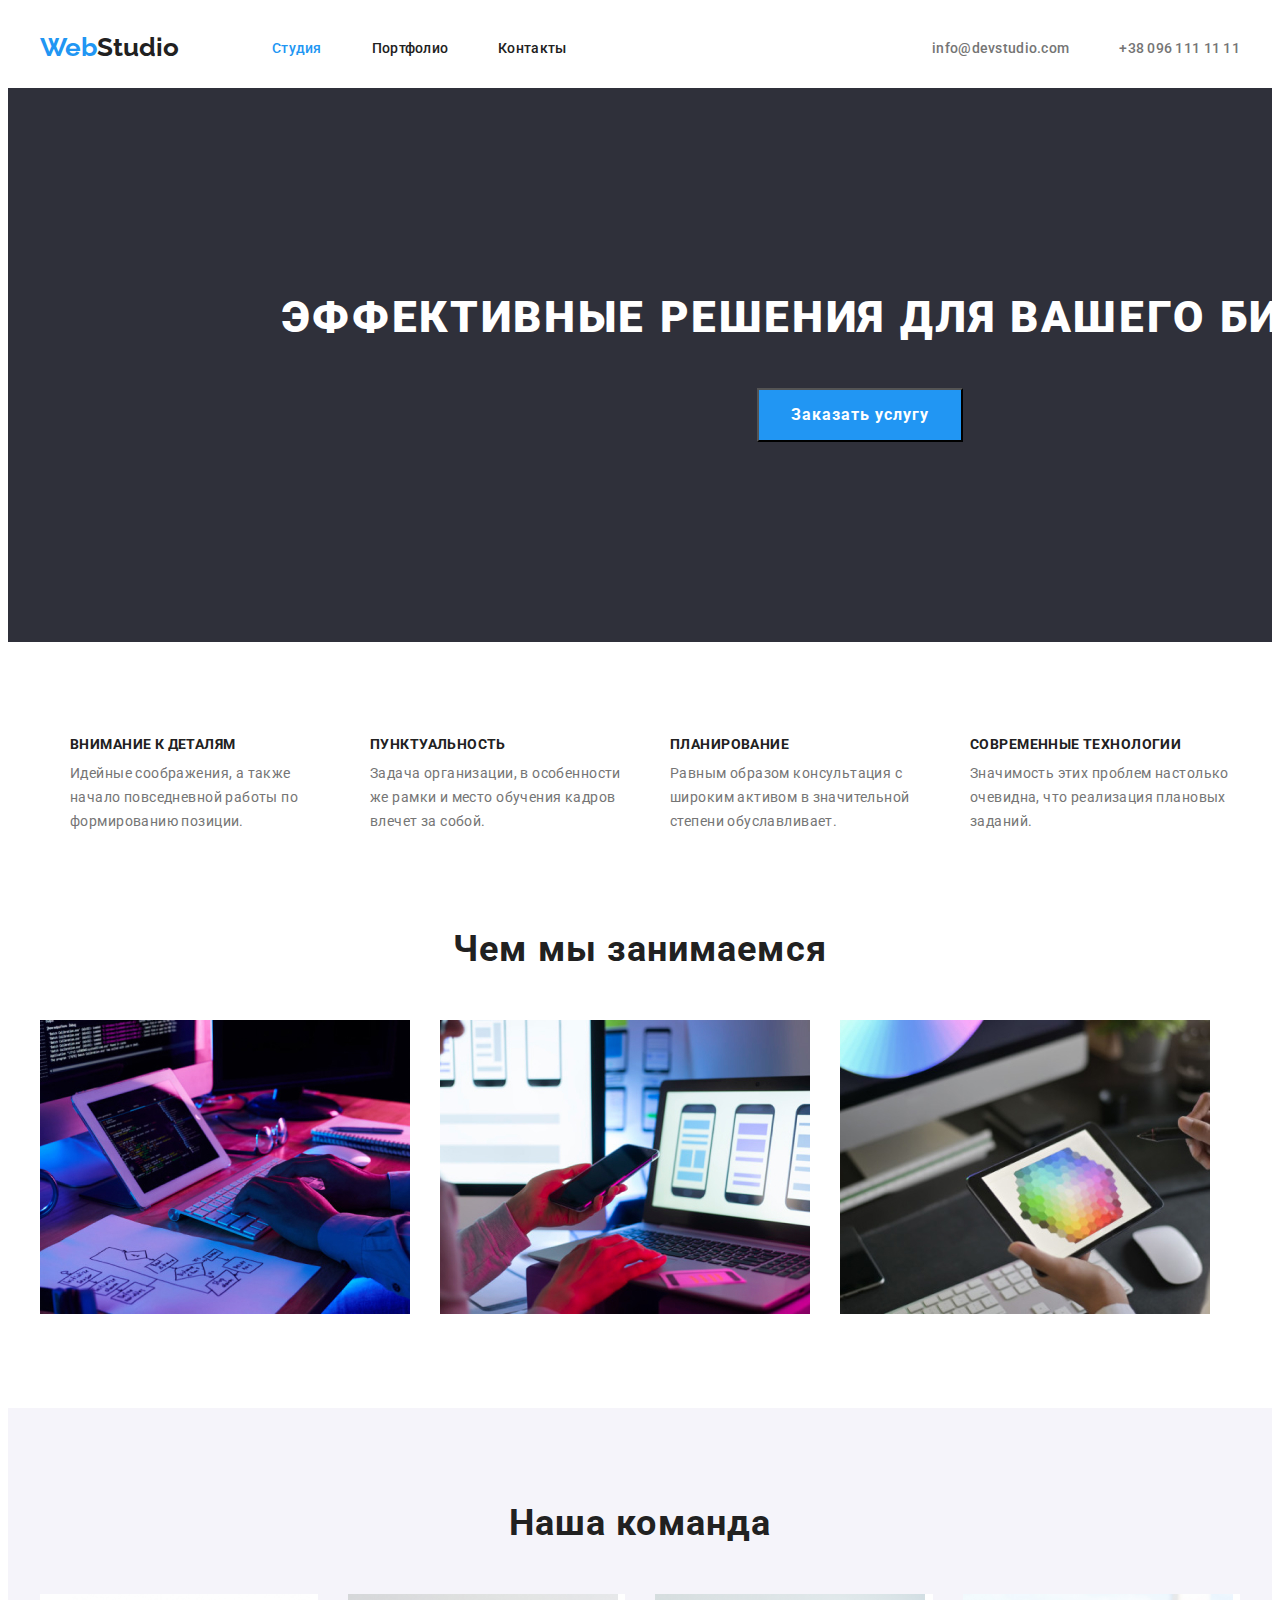
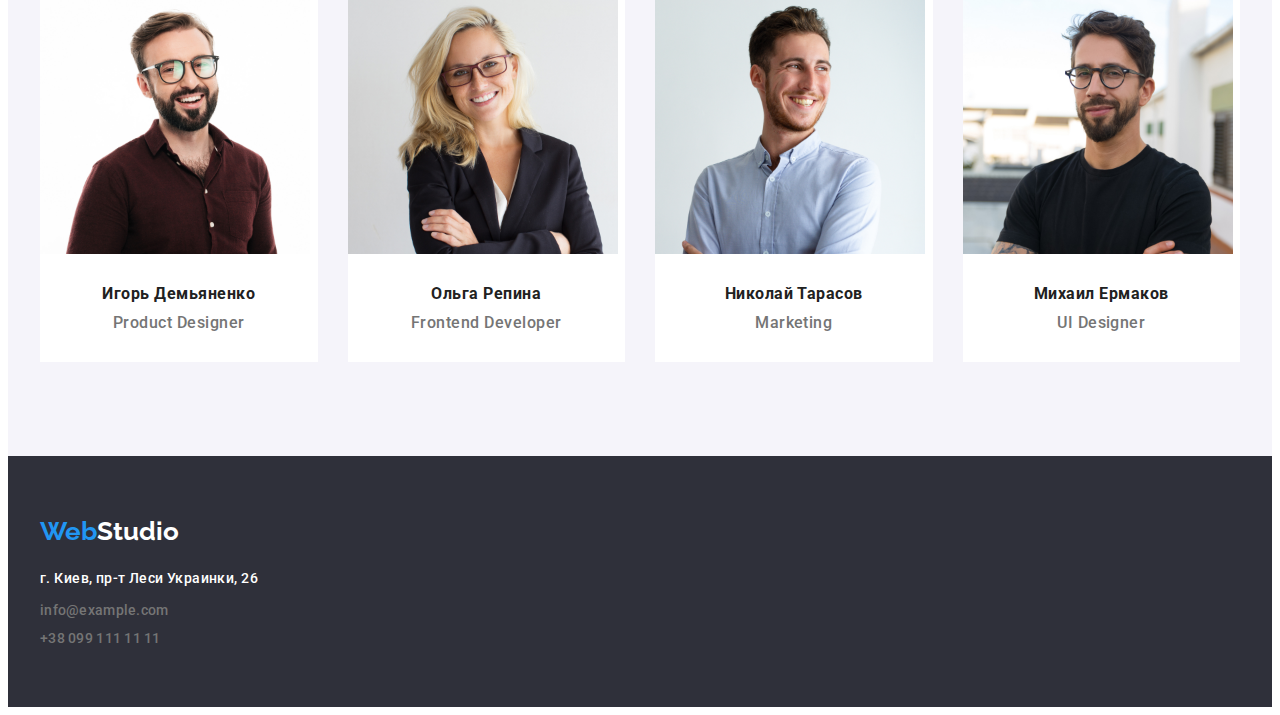
<file: index.html>
<!DOCTYPE html>
<html lang="ru">

<head>
  <meta charset="UTF-8">
  <meta http-equiv="X-UA-Compatible" content="IE=edge">
  <meta name="viewport" content="width=device-width, initial-scale=1.0">
  <title>Веб Студия</title>
  <link rel="preconnect" href="https://fonts.gstatic.com">
  <link 
      href="https://fonts.googleapis.com/css2?family=Raleway:wght@700&family=Roboto:wght@400;500;700;900&display=swap" 
      rel="stylesheet">
  <link rel="stylesheet" href="https://cdnjs.cloudflare.com/ajax/libs/modern-normalize/1.0.0/modern-normalize.min.css"
      integrity="sha512-ISS7cAi1PEhQ8jnbJpJZMd29NlhNj4AWYyLOSp2CE/CsHxTCu+r+t0D2yoJudVrd0/8fTVPUVDzY5Tvli75u/g=="
      crossorigin="anonymous" />
  <link rel="stylesheet" href="./css/styles.css">
</head>

<body>
  <header class="header">
    <div class="container">
    <nav class="nav-header">
      <a class="header-logo link" lang="en" href="index.html"> <span class="logo-first-part">Web</span>Studio</a>
      <ul class="navigation-list list">
        <li class="navigation-list-item">
          <a class="navigation-link link active" href="index.html">Cтудия</a>
        </li>
        <li class="navigation-list-item">
          <a class="navigation-link link" href="portfolio.html">Портфолио</a>
        </li>
        <li class="navigation-list-item">
          <a class="navigation-link link" href="">Контакты</a>
        </li>
      </ul>
    </nav>
    <ul class="contact-list list">
      <li>
        <a class="contact link mail" lang="en" href="mailto:info@devstudio.com" target="_blank">info@devstudio.com</a>
      </li>
      <li>
        <a class="contact link" href="tel:+380961111111">+38 096 111 11 11</a>
      </li>
    </ul>
  </div>
  </header>
  <main>
    <!--HERO-->
    <section class="first-section hero">
      <div class="container">
      <h1 class="hero-title">Эффективные решения для вашего бизнеса</h1>
        <button class="modal-btn" type="button">Заказать услугу</button>
    </div>
    </section>
<!-- ADVANTAGES -->
<section class="adv-section">
  <h2 class="visually-hidden">Преимущества</h2>
  <div class="container">
  <ul class="list">
    <li class="adv-list-item">
      <h3 class="adv-list-title">Внимание к деталям</h3>
      <p class="description">Идейные соображения, а также начало повседневной работы по формированию позиции.</p>
    </li>
    <li class="adv-list-item">
      <h3 class="adv-list-title">Пунктуальность</h3>
      <p class="description">Задача организации, в особенности же рамки и место обучения кадров влечет за собой.</p>
    </li>
    <li class="adv-list-item">
      <h3 class="adv-list-title">Планирование</h3>
      <p class="description">Равным образом консультация с широким активом в значительной степени обуславливает.</p>
    </li>
    <li class="adv-list-item">
      <h3 class="adv-list-title">Современные технологии</h3>
      <p class="description">Значимость этих проблем настолько очевидна, что реализация плановых заданий.</p>
    </li>
  </ul>
</div>
</section>
    <!-- PORTFOLIO -->
    <section class="portfolio">
      <h2 class="portfolio-title">Чем мы занимаемся</h2>
      <div class="container">
      <ul class="portfolio-list list">
        <li>
          <img class="portfolio-img" src="./images/whatwedo/design.jpg" alt="дизайн" width="370">
        </li>
        <li>
          <img class="portfolio-img" src="./images/whatwedo/project.jpg" alt="проектирование" width="370">
        </li>
        <li>
          <img class="portfolio-img" src="./images/whatwedo/draw.jpg" alt="рисование" width="370">
        </li>
      </ul>
      </div>
    </section>
    <!-- TEAM -->
    <section class="team">
      <h2 class="team-title">Наша команда</h2>
      <div class="container">
      <ul class="team-list list">
        <li class="team-list-item">
          <a class="link" href="">
            <img src="./images/team/Igor.jpg" alt="Игорь Демьяненко" width="270" height="260">
            <div class="team-description">
            <h3 class="name">Игорь Демьяненко</h3>
            <p class="post" lang="en">Product Designer</p>
          </div>
        </a>
        </li>
        <li class="team-list-item">
          <a class="link" href="">
            <img src="./images/team/Olga.jpg" alt="Ольга Репина" width="270" height="260">
            <div class="team-description">
            <h3 class="name">Ольга Репина</h3>
            <p class="post" lang="en">Frontend Developer</p>
          </div>
        </a>
        </li>
        <li class="team-list-item">
          <a class="link" href="">
            <img src="./images/team/Nikolay.jpg" alt="Николай Тарасов" width="270" height="260">
            <div class="team-description">
            <h3 class="name">Николай Тарасов</h3>
            <p class="post" lang="en">Marketing</p>
          </div>
        </a>
        </li>
        <li class="team-list-item">
          <a class="link" href="">
            <img  src="./images/team/Michail.jpg" alt="Михаил Ермаков" width="270" height="260">
            <div class="team-description">
            <h3 class="name">Михаил Ермаков</h3>
            <p class="post" lang="en">UI Designer</p>
          </div>
        </a>
        </li>
      </ul>
      </div>
    </section>
  </main>
  <footer class="bottom">
    <div class="container">
    <a class="footer-logo link" href="/"> <span class="logo-first-part">Web</span>Studio</a>
    <address class="address">
      <ul class="footer-list list">
      <li class="footer-list-item" ><a class="contact maps link" href="https://goo.gl/maps/WF6fKsNc4nJzgyeZ7" target="_blank" rel="noopener noreferrer">г. Киев, пр-т Леси Украинки, 26</a></li>
        <li class="footer-list-item">
          <a class="contact link" lang="en" href="mailto:info@example.com" target="_blank">info@example.com</a>
        </li>
        <li class="footer-list-item">
          <a class="contact link" href="tel:+380991111111">+38 099 111 11 11</a>
        </li>
      </ul>
    </address>
    </div>
  </footer>
</body>
</html>
</file>
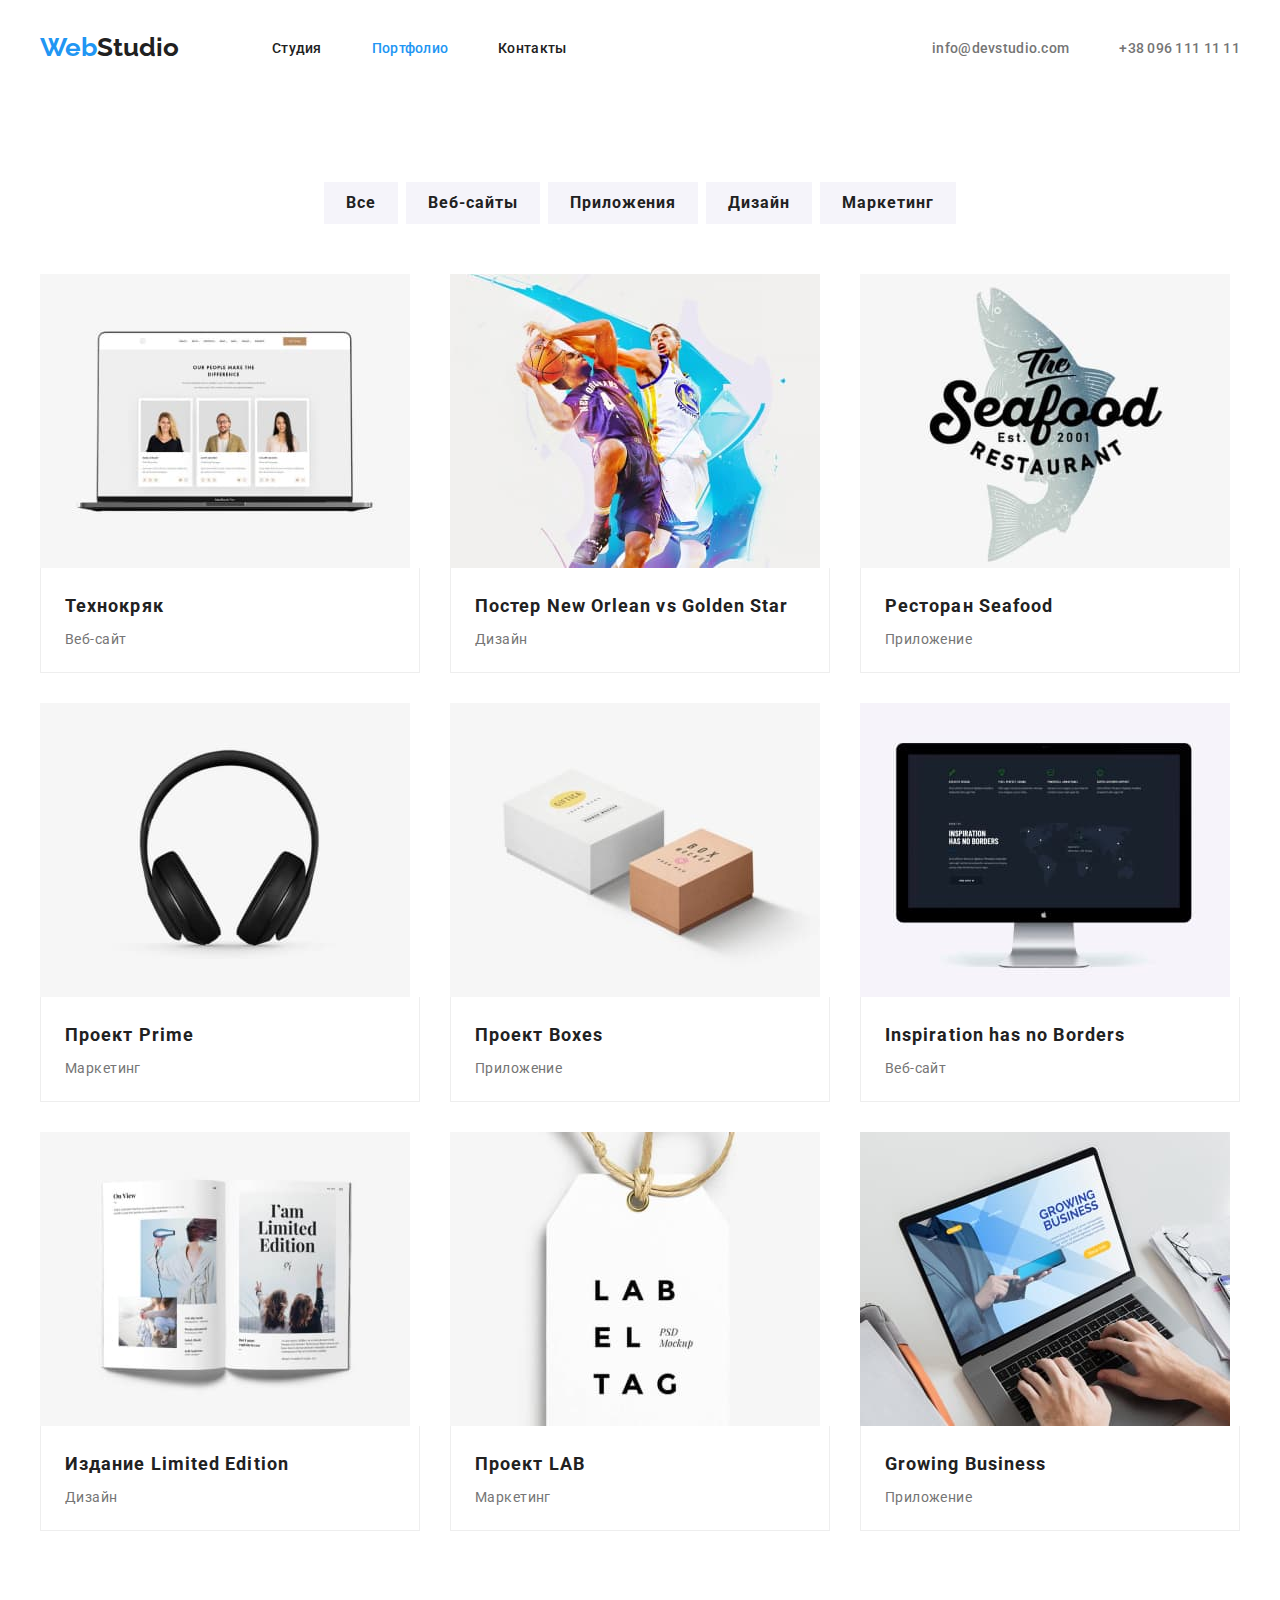
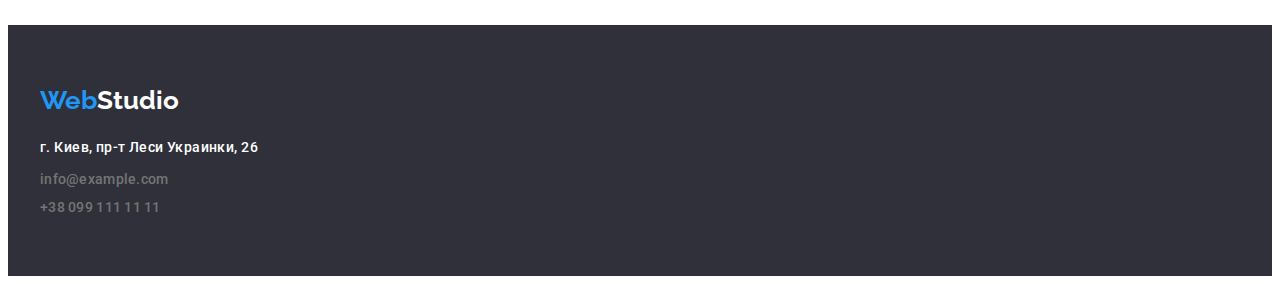
<file: portfolio.html>
<!DOCTYPE html>
<html lang="ru">

<head>
  <meta charset="UTF-8">
  <meta http-equiv="X-UA-Compatible" content="IE=edge">
  <meta name="viewport" content="width=device-width, initial-scale=1.0">
  <title>Портфолио</title>
  <link rel="preconnect" href="https://fonts.gstatic.com">
  <link 
      href="https://fonts.googleapis.com/css2?family=Raleway:wght@700&family=Roboto:wght@400;500;700;900&display=swap" 
      rel="stylesheet">
  <link rel="stylesheet" href="https://cdnjs.cloudflare.com/ajax/libs/modern-normalize/1.0.0/modern-normalize.min.css"
      integrity="sha512-ISS7cAi1PEhQ8jnbJpJZMd29NlhNj4AWYyLOSp2CE/CsHxTCu+r+t0D2yoJudVrd0/8fTVPUVDzY5Tvli75u/g=="
      crossorigin="anonymous" />
  <link rel="stylesheet" href="./css/styles.css">
</head>

<body>
  <header class="header">
    <div class="container">
    <nav class="nav-header">
      <a class="header-logo link" lang="en" href="index.html"> <span class="logo-first-part">Web</span>Studio</a>
      <ul class="navigation-list list">
        <li class="navigation-list-item">
          <a class="navigation-link link" href="index.html">Cтудия</a>
        </li>
        <li class="navigation-list-item">
          <a class="navigation-link link active" href="portfolio.html">Портфолио</a>
        </li>
        <li class="navigation-list-item">
          <a class="navigation-link link" href="">Контакты</a>
        </li>
      </ul>
    </nav>
    <ul class="contact-list list">
      <li>
        <a class="contact link mail" lang="en" href="mailto:info@devstudio.com" target="_blank">info@devstudio.com</a>
      </li>
      <li>
        <a class="contact link" href="tel:+380961111111">+38 096 111 11 11</a>
      </li>
    </ul>
  </div>
  </header>
<main>
  <!-- HERO -->
  <section class="portfolio-hero">
    <div class="container">
    <h1 class="visually-hidden">Кнопки</h1>
      <ul class="portfolio-btn-list list">
        <li class="modal-btn-list-item">
          <button class="modal-btn portfolio-btn" type="button">Все</button>
        </li>
        <li class="modal-btn-list-item">
          <button class="modal-btn portfolio-btn" type="button">Веб-сайты</button>
        </li>
  <li class="modal-btn-list-item">
    <button class="modal-btn portfolio-btn" type="button">Приложения</button>
  </li>
  <li class="modal-btn-list-item">
    <button class="modal-btn portfolio-btn" type="button">Дизайн</button>
  </li>
  <li class="modal-btn-list-item">
    <button class="modal-btn portfolio-btn" type="button">Маркетинг</button>
  </li>
</ul>
  <h2 class="visually-hidden">Портфолио</h2>
  <ul class="projects-list list">
    <li class="project-item">
<a class="link"  href="">
<img src="./images/portfolio/web-site-1.jpg" alt="Веб-сайт Технокряк" width="370" height="294">
<div class="projects-title">
  <h3 class="portfolio-list-title">Технокряк</h3>
  <p class="projects-description description">Веб-сайт</p>
</div>
</a>
</li>
<li class="project-item">
<a class="link" href="" >
<img src="./images/portfolio/design-1.jpg" alt="Постер New Orlean vs Golden Star" width="370" height="294">
<div class="projects-title">
  <h3 class="portfolio-list-title">Постер <span lang="en">New Orlean vs Golden Star</span></h3>
<p class="projects-description description">Дизайн</p>
</div>
</a>
</li>
<li class="project-item">
<a class="link" href="">
<img src="./images/portfolio/app-1.jpg" alt="Ресторан Seafood" width="370" height="294">
<div class="projects-title">
  <h3 class="portfolio-list-title">Ресторан <span lang="en">Seafood</span></h3>
<p class="projects-description description">Приложение</p>
</div>
</a>
    </li>
    <li class="project-item">
<a class="link" href="">
<img src="./images/portfolio/marketing-1.jpg" alt="Проект Prime" width="370" height="294">
<div class="projects-title">
  <h3 class="portfolio-list-title">Проект <span lang="en">Prime</span></h3>
<p class="projects-description description">Маркетинг</p>
</div>
</a>
    </li>
    <li class="project-item">
<a class="link" href="">
<img src="./images/portfolio/app-2.jpg" alt="Проект Boxes" width="370" height="294">
<div class="projects-title">
<h3 class="portfolio-list-title">Проект <span lang="en">Boxes</span></h3>
<p class="projects-description description">Приложение</p>
</div>
</a>
    </li>
    <li class="project-item">
<a class="link" href="">
<img src="./images/portfolio/web-site-2.jpg" alt="Inspiration has no Borders" width="370" height="294">
<div class="projects-title">
<h3 class="portfolio-list-title" lang="en">Inspiration has no Borders</h3>
<p class="projects-description description">Веб-сайт</p>
</div>
</a>
    </li>
    <li class="project-item">
<a class="link" href="">
<img src="./images/portfolio/design-2.jpg" alt="Издание Limited Edition" width="370" height="294">
<div class="projects-title">
<h3 class="portfolio-list-title">Издание <span lang="en">Limited Edition</span></h3>
<p class="projects-description description">Дизайн</p>
</div>
</a>
    </li>
    <li class="project-item">
<a class="link" href="">
<img src="./images/portfolio/marketing-2.jpg" alt="Проект LAB" width="370" height="294">
<div class="projects-title">
<h3 class="portfolio-list-title">Проект <span lang="en">LAB</span></h3>
<p class="projects-description description">Маркетинг</p>
</div>
</a>
    </li>
    <li class="project-item">
<a class="link" href="">
<img src="./images/portfolio/app-3.jpg" alt="Growing Business" width="370" height="294">
<div class="projects-title">
<h3 class="portfolio-list-title" lang="en">Growing Business</h3>
<p class="projects-description description">Приложение</p>
</div>
</a>
    </li>
  </ul>
</div>
</section>
</main>
<footer class="bottom">
  <div class="container">
  <a class="footer-logo link" href="/"> <span class="logo-first-part">Web</span>Studio</a>
  <address class="address">
    <ul class="footer-list list">
    <li class="footer-list-item" ><a class="contact maps link" href="https://goo.gl/maps/WF6fKsNc4nJzgyeZ7" target="_blank" rel="noopener noreferrer">г. Киев, пр-т Леси Украинки, 26</a></li>
      <li class="footer-list-item">
        <a class="contact link" lang="en" href="mailto:info@example.com" target="_blank">info@example.com</a>
      </li>
      <li class="footer-list-item">
        <a class="contact link" href="tel:+380991111111">+38 099 111 11 11</a>
      </li>
    </ul>
  </address>
  </div>
</footer>
</body>
</html>
</file>
<file: css/styles.css>
:root {
--main-font:'Roboto', sans-serif;
--secondary-font: 'Raleway', sans-serif;
--accent-color-link:  #2196F3;
--main-font-color: #212121;
--secondary-font-color: #FFFFFF;
--description-font-color: #757575;
--background-color: #2F303A;
--secondary-background-color: #F5F4FA;
}
h1,
h2,
h3,
h4,
h5,
h6,
p {
  margin: 0;
}
ul,
ol {
  margin: 0;
  padding: 0; 
}
img {
  display: block;
}
.link {
  text-decoration: none;
}
.list {
list-style: none;
}
.address {
  font-style: normal;
}
body {
  font-family: var(--main-font);
  color: var(--secondary-font-color);
  font-weight: 500;
}
.visually-hidden {
  position: absolute !important;
  clip: rect(1px 1px 1px 1px); /* IE6, IE7 */
  clip: rect(1px, 1px, 1px, 1px);
  padding: 0 !important;
  border: 0 !important;
  height: 1px !important;
  width: 1px !important;
  overflow: hidden;
}
/* ====ITEMS==== */
.header {
  padding-top: 24px;
  padding-bottom: 25px;
}
.header-logo {
  font-family: var(--secondary-font);
  font-weight: 700;
  font-size: 26px;
  line-height: 1.19;
  color: var(--main-font-color);
}
.logo-first-part {
  color: var(--accent-color-link);
}
.header-logo {
  margin-right: 93px;
}
.nav-header {
  display: flex;
  align-items: center;
}
.navigation-list {
  display: flex;
  align-items: center;
}
.navigation-list-item:not(:last-child) {
margin-right: 50px;
}
.contact-list {
  display: flex;
  align-items: center;
  margin-left: auto;
}
.mail {
  margin-right: 50px;
}
.container {
  width: 1200px;
  margin: 0 auto;
  padding-left: 15px;
  padding-right: 15px;
}
.header .container {
  display: flex;
  align-items: center;
}
.navigation-link,
.contact {
  font-family: var(--main-font);
  font-size: 14px;
  line-height: 1.14;
  letter-spacing: 0.02em;
  color: var(--main-font-color);
}
.navigation-link:hover,
.navigation-link:focus {
  color: var(--accent-color-link);
}
.contact {
  color: var(--description-font-color);
}
.contact:hover,
.contact:focus {
  color: var(--accent-color-link);
}
.modal-btn {
  padding: 10px 32px;
  font-family: var(--main-font);
  font-weight: 700;
  font-size: 16px;
  line-height: 1.88;
  letter-spacing: 0.06em;
  background: var(--accent-color-link);
  cursor: pointer;
  color: var(--secondary-font-color);
  margin-top: 40px;
}
.portfolio-btn {
  display: flex;
  padding:10px 32px;
  margin-top: 0px;
  justify-content: center;
  text-align: center;
  align-items: center;
  color: var(--main-font-color);
  background: var(--secondary-background-color);
}
.portfolio-btn:hover,
.portfolio-btn:focus {
  color: var(--secondary-font-color);
  background: var(--accent-color-link);
}
.active {
  color: var(--accent-color-link);
}
.bottom {
  background: var(--background-color);
}
.maps {
  font-family: var(--main-font);
  font-size: 14px;
  line-height: 1.71;
  letter-spacing: 0.03em;
  color: var(--secondary-font-color);
}
/* ====END ITEMS==== */
/* ====HERO==== */

.first-section {
  background: var(--background-color);
}
.first-section .container {
  padding: 200px 252px;
  text-align: center;
}
.hero-title {
  font-family: var(--main-font);
  font-weight: 900;
  font-size: 44px;
  line-height: 1.36;
  letter-spacing: 0.06em;
  text-transform: uppercase;
  color: var(--secondary-font-color);
}
/*====END HERO==== */

/* ====ADVANTAGES==== */
.adv-section {
  padding-top: 64px;
  padding-bottom: 47px;
}
.adv-list {
  margin-left: -30px;
  margin-top: -30px;
  }
  .adv-list-item {
    flex-basis: calc(100% / 4 - 30px);
    margin-left: 30px;
    margin-top: 30px;
  }
  .list {
  display: flex;
  align-items: center;
  }
.adv-list-title {
  font-family: var(--main-font);
  font-weight: 700;
  font-size: 14px;
  line-height: 16px;
  letter-spacing: 0.03em;
  text-transform: uppercase;
  color: var(--main-font-color);
  margin-bottom: 10px;
}
.description {
  font-family: var(--main-font);
  font-size: 14px;
  font-weight: 400;
  line-height: 1.71;
  letter-spacing: 0.03em;
  color: var(--description-font-color);
}
/* ====END ADVANTAGES==== */
.portfolio-title {
  font-family: var(--main-font);
  font-weight: 700;
  font-size: 36px;
  line-height: 1.17;
  letter-spacing: 0.03em;
  color: var(--main-font-color);
  margin-bottom: 50px;
}
/* ====TEAM==== */
.team {
  background-color: #F5F4FA;
  padding-top: 94px;
}
.team-list {
  display: flex;
}
.team-title {
  font-family: var(--main-font);
  font-weight: 700;
  font-size: 36px;
  line-height: 1.17;
  letter-spacing: 0.03em;
  color: var(--main-font-color);
  text-align: center;
  margin-bottom: 50px;
}
.team-list {
  display: flex;
  flex-wrap: wrap;
  margin-left: -30px;
  margin-top: -30px;
  padding-bottom: 94px;
  }
  .team-list-item {
    flex-basis: calc(100% / 4 - 30px);
    margin-left: 30px;
    margin-top: 30px;
    background-color: #FFFFFF;
  }
  .team-description {
  padding-top: 30px;
  display: block;
  padding-left: 24px;
  padding-right: 24px;
  padding-bottom: 30px;
  }
.name {
  font-family: var(--main-font);
  font-size: 16px;
  line-height: 1.19;
  letter-spacing: 0.03em;
  color: var(--main-font-color);
  text-align: center;
  margin-bottom: 10px;
}
.post {
  font-family: var(--main-font);
  font-size: 16px;
  line-height: 1.19;
  letter-spacing: 0.03em;
  color: var(--description-font-color);
  text-align: center;
}
/* ====END TEAM==== */
/* ====PORTFOLIO==== */
.portfolio-list-title {
  font-family: var(--main-font);
font-weight: 700;
font-size: 18px;
line-height: 2;
letter-spacing: 0.06em;
color: var(--main-font-color);
margin-bottom: 4px;
}
.portfolio {
  padding-top: 47px;
  text-align: center;
  padding-bottom: 94px;
}
.portfolio-list {
  display: flex;
  flex-wrap: wrap;
  margin-left: -30px;
  margin-top: -30px;
}
.portfolio-img {
  flex-basis: calc(100% / 3 - 30px);
  margin-left: 30px;
  margin-top: 30px;
}
/* ====END PORTFOLIO==== */
/* ====footer==== */
.bottom {
  padding-top: 60px;
  padding-bottom: 60px;
}
.footer-logo {
  font-family: var(--secondary-font);
  font-weight: 700;
  font-size: 26px;
  line-height: 1.19;
  color: var(--secondary-font-color);
}
.address {
  margin-top: 20px;
}
.footer-list {
  display: block;
}
.footer-list-item:not(:last-child) {
  margin-bottom: 9px;
}
/* ====end footer==== */
/* ===== filter ===== */
.portfolio-hero {
  padding-top: 94px;
}
.portfolio-btn-list {
  display:flex;
  justify-content: center;
  padding-top: 0px;
  margin-top: 0px;
}
.portfolio-btn {
  min-width: 73px;
  padding-left: 22px;
  padding-right: 22px;
  padding-top: 6px;
  padding-bottom: 6px;
  border: none;
  text-align: center;
}
.modal-btn-list-item:not(:last-child) {
margin-right: 8px;
}
/* ===== end filter ===== */
/* ===== projects ===== */
.projects-list {
  display: flex;
  flex-wrap: wrap;
  margin-left: -30px;
  margin-top: 20px;
  padding-bottom: 94px;
}
.project-item {
  margin-left: 30px;
  margin-top: 30px;
  flex-basis: calc((100% - 90px) / 3);
}
.projects-title {
  display: block;
  padding-left: 24px;
  padding-right: 24px;
  padding-top: 20px;
  padding-bottom: 20px;
  border-left: 1px solid #eeeeee;
  border-bottom: 1px solid #eeeeee;
  border-right: 1px solid #eeeeee;
}
.projects-description {
  display: inline-block;
}
/* ===== end projects ===== */
</file>
